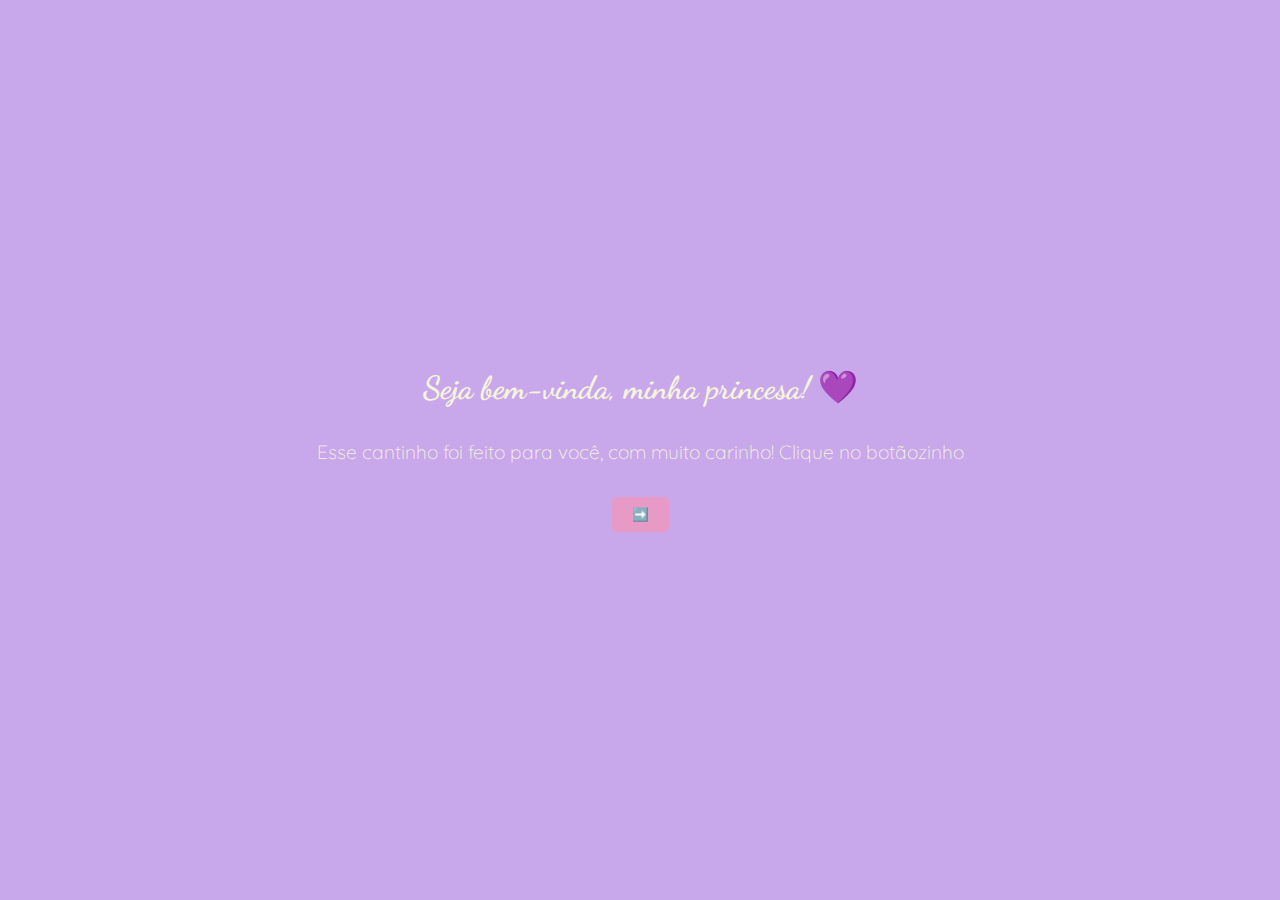
<file: Catinha/index.html>
<!DOCTYPE html>
<html lang="pt-br">
<head>
    <meta charset="UTF-8">
    <meta name="viewport" content="width=device-width, initial-scale=1.0">
    <title>Catinha</title>
    <link rel="stylesheet" href="style.css">
    <link href="https://fonts.googleapis.com/css2?family=Dancing+Script&family=Open+Sans&display=swap" rel="stylesheet">
    <link href="https://fonts.googleapis.com/css2?family=Pacifico&display=swap" rel="stylesheet">
    <link href="https://fonts.googleapis.com/css2?family=Quicksand&display=swap" rel="stylesheet">
</head>
<body>

    <div  class="container">

        <div class="boas-vindas">

            <h1>Seja bem-vinda, minha princesa! 💜</h1>
            <p class="texto-explicativo">Esse cantinho foi feito para você, com muito carinho! Clique no botãozinho</p>
            <button class="botao-prox">➡️</button>

        </div>

        <div class="section-opcoes">

            <p class="texto-explicativo">Esse cantinho foi feito para você, com muito carinho! Escolha uma das opções que te chamar atenção e divirta-seeee</p>
    
                <div class="opcoes">
                    <button class="opcao-btn" >📖 Nossa linha do tempo</button>
                    <button class="opcao-btn">💌 Cartinhas(hehehe)</button>
                    <button class="opcao-btn">🎶 Playlist Catandro</button>
                    <button class="opcao-btn">🎮 Joguinhooos</button>



            </div>

        </div>

        


    </div>


    <script src="script.js"></script>
</body>
</html>
</file>
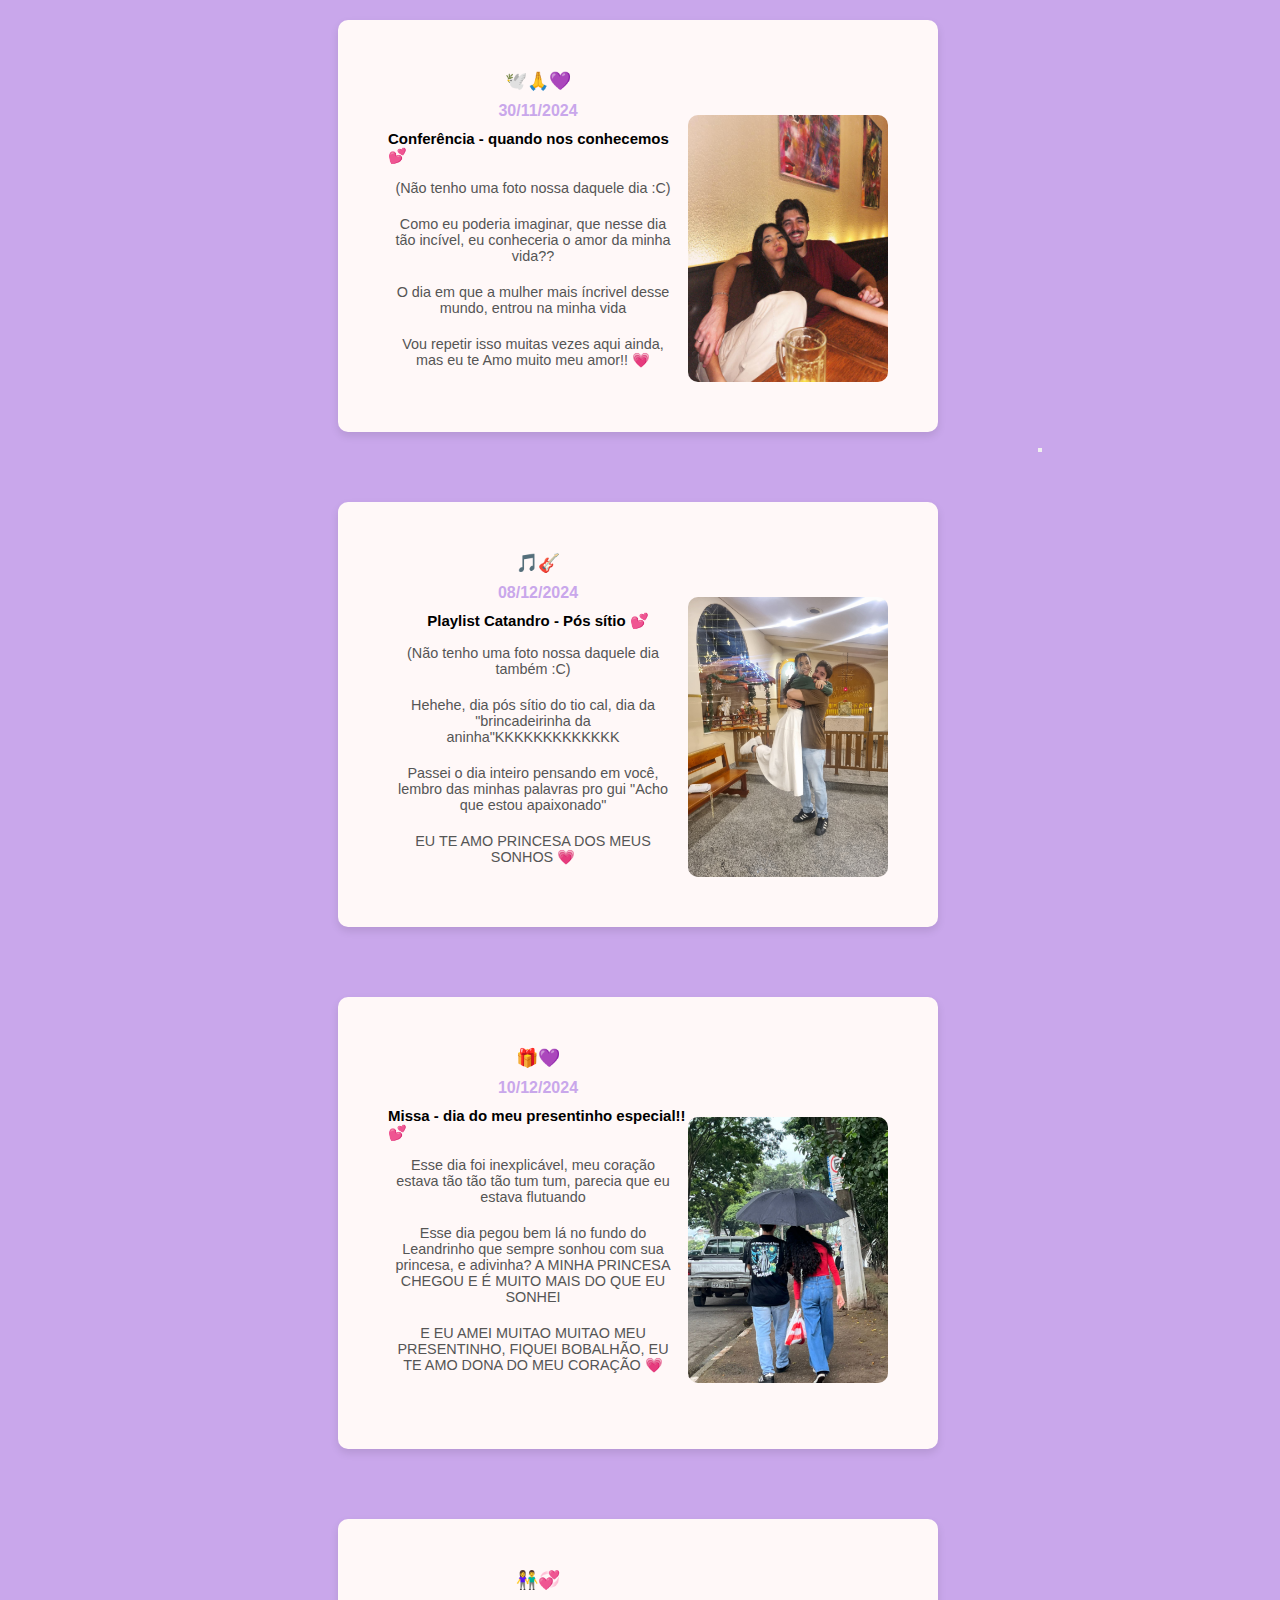
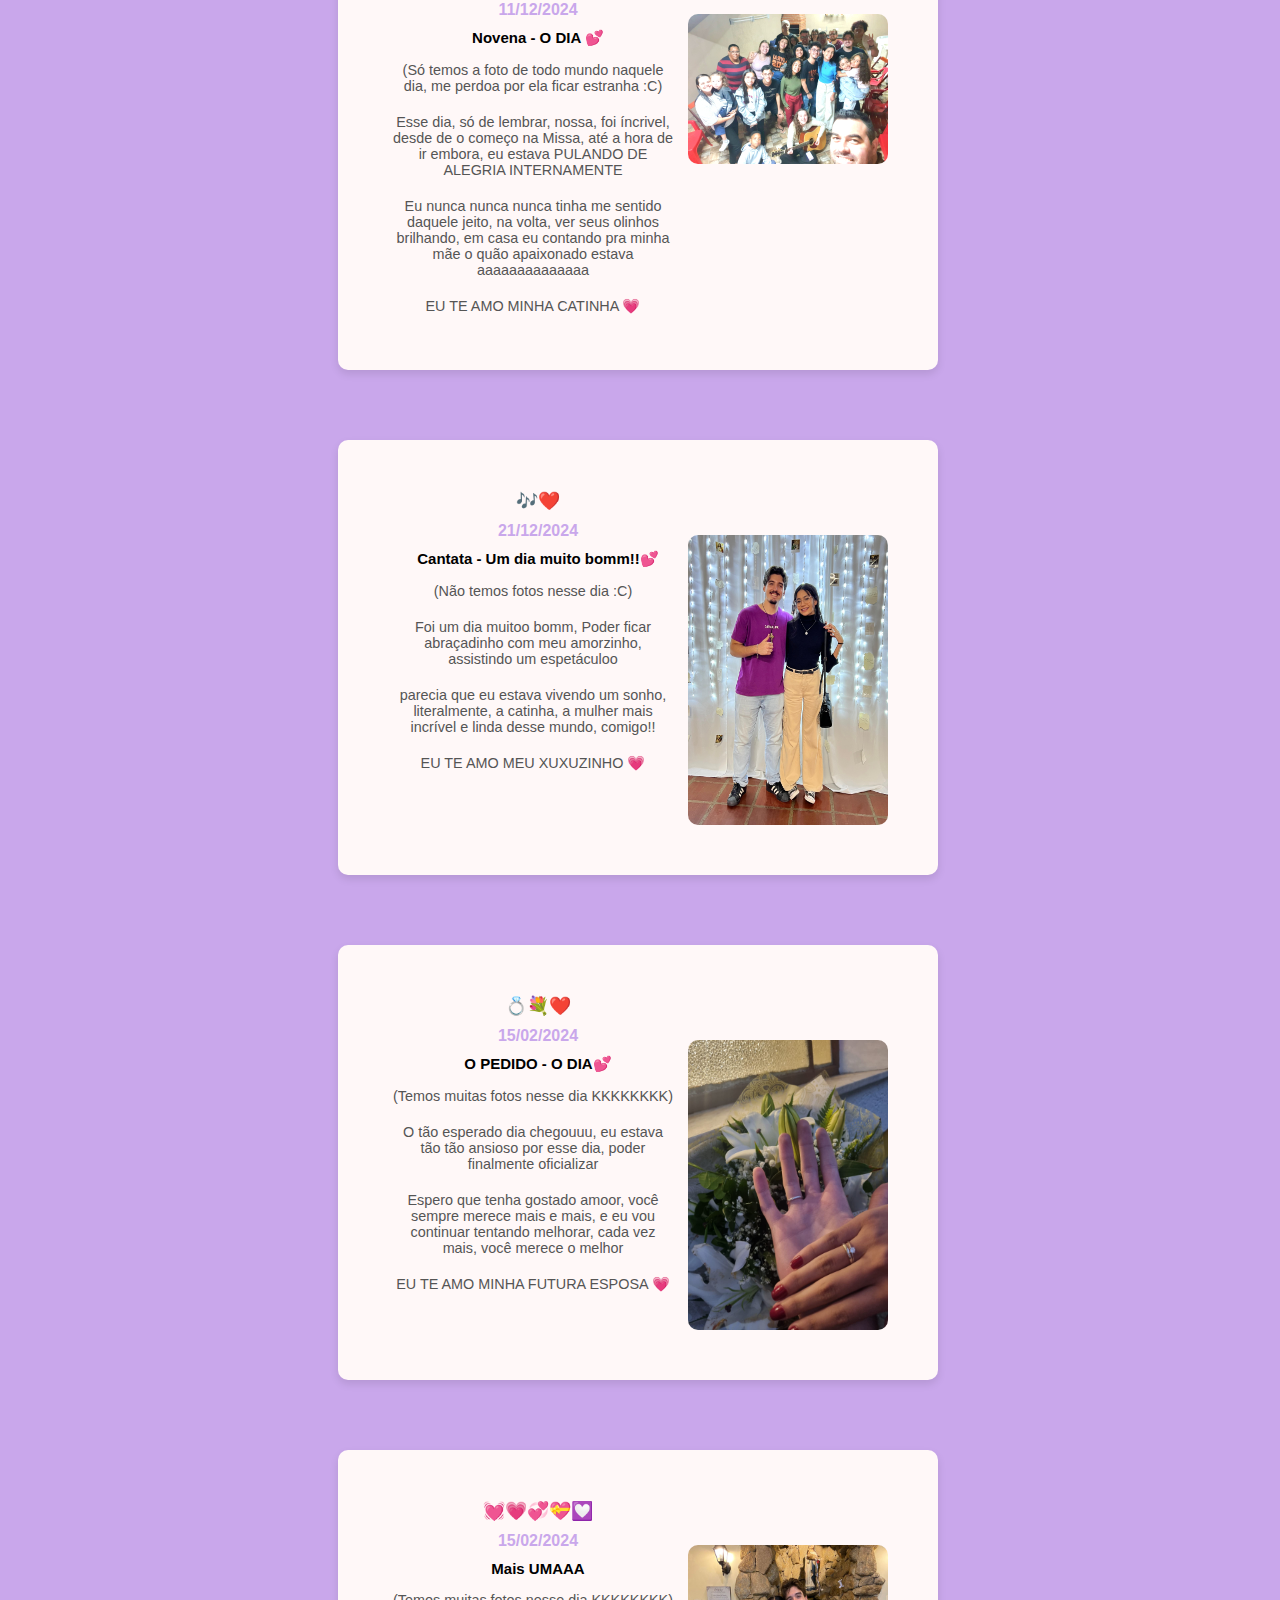
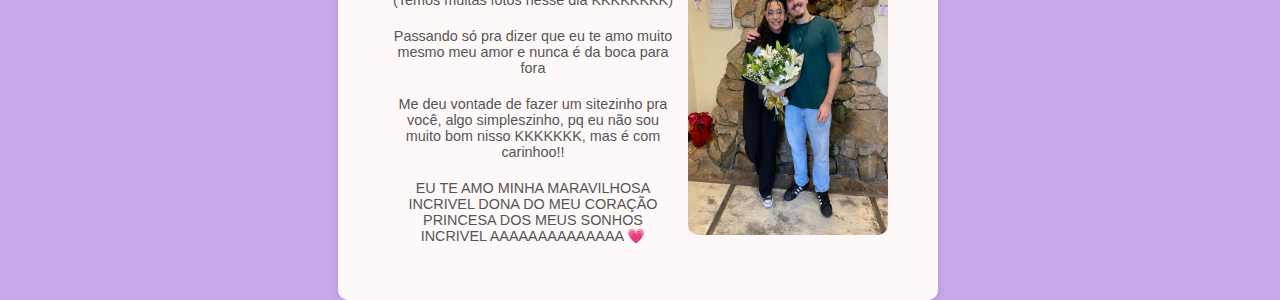
<file: Catinha/linha-do-tempo.html>
<!DOCTYPE html>
<html lang="pt-br">
<head>
    <meta charset="UTF-8">
    <meta name="viewport" content="width=device-width, initial-scale=1.0">
    <title>Linha do tempooo</title>
    <link rel="stylesheet" href="style.css">
</head>
<body>
    <div  class="linha-do-tempo">

        <div class="evento">
            
            <div class="evento-info">
                <div class="evento-topo">
                    <span class="icone">🕊️🙏💜</span>
                    <p class="data">30/11/2024</p>
                </div>
                <p class="descricao">Conferência - quando nos conhecemos 💕</p>
                <p class="evento-texto">(Não tenho uma foto nossa daquele dia :C)</p>
                <p class="evento-texto">Como eu poderia imaginar, que nesse dia tão incível, eu conheceria o amor da minha vida??</p>
                <p class="evento-texto">O dia em que a mulher mais íncrivel desse mundo, entrou na minha vida</p>
                <p class="evento-texto">Vou repetir isso muitas vezes aqui ainda, mas eu te Amo muito meu amor!! 💗 </p>
                
            </div>
                <img class="imagem" src="imagens/h.jpg" alt="diaa" width="200px">
            
                

        </div>

        <div class="evento">
            
            <div class="evento-info">
                <div class="evento-topo">
                    <span class="icone">🎵🎸</span>
                    <p class="data">08/12/2024</p>
                </div>
                <p class="descricao">Playlist Catandro - Pós sítio 💕</p>
                <p class="evento-texto">(Não tenho uma foto nossa daquele dia também :C)</p>
                <p class="evento-texto">Hehehe, dia pós sítio do tio cal, dia da "brincadeirinha da aninha"KKKKKKKKKKKKK</p>
                <p class="evento-texto">Passei o dia inteiro pensando em você, lembro das minhas palavras pro gui "Acho que estou apaixonado"</p>
                <p class="evento-texto">EU TE AMO PRINCESA DOS MEUS SONHOS 💗 </p>
                
            </div>
                <img class="imagem" src="imagens/t.jpg" alt="diaa" width="200px" height="280px"> </div>

                <div class="evento">
            
                    <div class="evento-info">
                        <div class="evento-topo">
                            <span class="icone">🎁💜</span>
                            <p class="data">10/12/2024</p>
                        </div>
                        <p class="descricao">Missa - dia do meu presentinho especial!! 💕</p>
                        <p class="evento-texto">Esse dia foi inexplicável, meu coração estava tão tão tão tum tum, parecia que eu estava flutuando</p>
                        <p class="evento-texto">Esse dia pegou bem lá no fundo do Leandrinho que sempre sonhou com sua princesa, e adivinha? A MINHA PRINCESA CHEGOU E É MUITO MAIS DO QUE EU SONHEI</p>
                        <p class="evento-texto">E EU AMEI MUITAO MUITAO MEU PRESENTINHO, FIQUEI BOBALHÃO,
                            EU TE AMO DONA DO MEU CORAÇÃO 💗 
                        </p>
                        <p class="evento-texto"></p>
                        
                    </div>
                        <img id="imagem" class="imagem" src="imagens/c.jpg" alt="diaa" width="200px"> </div>

                        <div class="evento">
            
                            <div class="evento-info">
                                <div class="evento-topo">
                                    <span class="icone">👫💞</span>
                                    <p class="data">11/12/2024</p>
                                </div>
                                <p class="descricao">Novena - O DIA 💕</p>
                                <p class="evento-texto">(Só temos a foto de todo mundo naquele dia, me perdoa por ela ficar estranha :C)</p>
                                <p class="evento-texto">Esse dia, só de lembrar, nossa, foi íncrivel, desde de o começo na Missa, até a hora de ir embora, eu estava PULANDO DE ALEGRIA INTERNAMENTE</p>
                                <p class="evento-texto">Eu nunca nunca nunca tinha me sentido daquele jeito, na volta, ver seus olinhos brilhando, em casa eu contando pra minha mãe o quão apaixonado estava aaaaaaaaaaaaaa</p>
                                <p class="evento-texto"> EU TE AMO MINHA CATINHA 💗 </p>
                                
                            </div>
                                <img class="imagem" src="imagens/2.jpg" alt="diaa" width="200px"> </div>


                                <div class="evento">
            
                                    <div class="evento-info">
                                        <div class="evento-topo">
                                            <span class="icone">🎶❤️</span>
                                            <p class="data">21/12/2024</p>
                                        </div>
                                        <p class="descricao">Cantata - Um dia muito bomm!!💕</p>
                                        <p class="evento-texto">(Não temos fotos nesse dia :C)</p>
                                        <p class="evento-texto">Foi um dia muitoo bomm, Poder ficar abraçadinho com meu amorzinho, assistindo um espetáculoo </p>
                                        <p class="evento-texto">parecia que eu estava vivendo um sonho, literalmente, a catinha, a mulher mais incrível e linda desse mundo, comigo!!</p>
                                        <p class="evento-texto"> EU TE AMO MEU XUXUZINHO 💗 </p>
                                        
                                    </div>
                                        <img class="imagem" src="imagens/WE.jpg" alt="diaa" width="200px" height="290px"> </div>

                                        <div class="evento">
            
                                            <div class="evento-info">
                                                <div class="evento-topo">
                                                    <span class="icone">💍💐❤️</span>
                                                    <p class="data">15/02/2024</p>
                                                </div>
                                                <p class="descricao">O PEDIDO - O DIA💕</p>
                                                <p class="evento-texto">(Temos muitas fotos nesse dia KKKKKKKK)</p>
                                                <p class="evento-texto">O tão esperado dia chegouuu, eu estava tão tão ansioso por esse dia, poder finalmente oficializar</p>
                                                <p class="evento-texto">Espero que tenha gostado amoor, você sempre merece mais e mais, e eu vou continuar tentando melhorar, cada vez mais, você merece o melhor</p>
                                                <p class="evento-texto"> EU TE AMO MINHA FUTURA ESPOSA 💗 </p>
                                                
                                            </div>
                                                <img class="imagem" src="imagens/n.jpg" alt="diaa" width="200px" height="290px"> </div>

                                                <div class="evento">
            
                                                    <div class="evento-info">
                                                        <div class="evento-topo">
                                                            <span class="icone">💓💗💞💝💟</span>
                                                            <p class="data">15/02/2024</p>
                                                        </div>
                                                        <p class="descricao">Mais UMAAA</p>
                                                        <p class="evento-texto">(Temos muitas fotos nesse dia KKKKKKKK)</p>
                                                        <p class="evento-texto">Passando só pra dizer que eu te amo muito mesmo meu amor e nunca é da boca para fora</p>
                                                        <p class="evento-texto">Me deu vontade de fazer um sitezinho pra você, algo simpleszinho, pq eu não sou muito bom nisso KKKKKKK, mas é com carinhoo!!</p>
                                                        <p class="evento-texto"> EU TE AMO MINHA MARAVILHOSA INCRIVEL DONA DO MEU CORAÇÃO PRINCESA DOS MEUS SONHOS INCRIVEL AAAAAAAAAAAAAA 💗 </p>
                                                        
                                                    </div>
                                                        <img class="imagem" src="imagens/MY.jpg" alt="diaa" width="200px" height="290px"> </div>
        
                                                       

                
    </div>
    <button></button>



</body>
</html>
</file>
<file: Catinha/style.css>
*{

    box-sizing: border-box;
    margin: 0;
    padding: 0;


}

body{

    font-family: 'Open Sans', sans-serif ;
    background-color: #C9A7EB;
    display: flex;
    justify-content: center;
    align-items: center;
    height: 100vh;
}


.container{

    text-align: center;
    padding: 10px;
   

}

.boas-vindas{

    display: flex ;
    flex-direction: column;
    align-items: center;
    justify-content: center;
    transition: opacity 1s ease-in-out;
    
}

h1{

    font-family: 'Dancing Script', cursive;
    color: beige;
    margin-bottom: 30px;

}

.texto-explicativo{

    color: beige;
    margin-bottom: 30px;
    font-size: 1.2em;
    line-height: 1.6;
    font-weight: 300;
    opacity: 1;
    font-family: 'Quicksand';

}

.botao-prox{

    padding: 10px 20px;
    background-color: #E89AC7;
    border: none;
    color: #fff;
    border-radius: 5px;
    cursor: pointer;
    

}

.botao-prox:hover{

    background-color: #D88B9B;


}

.section-opcoes{

    display: none;
    opacity: 0;
    transition: opacity 5s ease-in-out;
    border: 3px solid beige;
    padding: 15px;
    border-radius: 20px;
}


.opcoes{

    display: grid;
    grid-template-columns: 2fr 2fr ;
    gap: 20px;
   


}

.opcao-btn{

    padding: 15px;
    background-color: #FFF5F5;
    border: 2px solid;
    color: #C9A7EB;
    font-size: 18px;
    cursor: pointer;
    transition: transform 0.3s ease;
    border-radius: 7px;
}

.opcao-btn:hover{

    transform: scale(1.1);


}


.linha-do-tempo{

    display: flex;
    flex-direction: column;
    gap: 30px;
    align-items: center;
    gap: 20px;
    padding: 20px;
   position: relative;
   width: 100%;
   max-width: 800px;
   height: 100vh;
}

.evento{

    background-color: #fff8f8;
    padding: 50px;
    margin-bottom: 50px;
    border-radius: 10px;
    box-shadow: 0px 4px 8px rgba(0, 0, 0, 0.1);
    display: flex;
    flex-direction: row;
    align-items: flex-start;
    max-width: 600px;
    text-align: left;
}

.evento-info{

    display: flex;
    flex-direction: column;
    justify-content: space-between;
    align-items: center;
    gap: 10px;
    flex: 1;

}

.evento-topo{

    display: flex;
    flex-direction: column;
    align-items: center;
    gap: 10px;

}

.evento-texto{

    text-align: center;
    font-size: 0.9em;
    padding: 5px;
}

.evento + .evento::before{

    content: '';
    position: absolute;
    top: -30px;
    left: 50%;
    width: 2px;
    height: 30px;
    background-color: #C9A7EB;
    transform: translateX(-50%);

}

.evento.oculto{


    display: none;

}

.icone {
    font-size: 18px;
}

.data {
    font-weight: bold;
    color: #C9A7EB;
}

.descricao {
    font-size: 15px;
    font-weight: bold;
   
}

.evento-texto {
    font-size: 0.9em;
    color: #555;
    margin-right: 10px;
}

.imagem{

    border-radius: 10px;
    margin-top: 45px;
   
    
}

#imagem{

    margin-top: 70px;

}

/* Responsivo */
@media (max-width: 768px) {
    .opcoes {
        grid-template-columns: 1fr;
    }

    .evento {
        flex-direction: column;
        align-items: center;
        text-align: center;
        max-width: 90%;
    }

    .imagem {
        width: 100%;
        height: auto;
    }

    h1 {
        font-size: 1.5em;
    }

    .texto-explicativo {
        font-size: 1em;
    }

    .botao-prox {
        padding: 8px 16px;
    }

    .section-opcoes {
        padding: 10px;
    }
}

@media (max-width: 480px) {
    h1 {
        font-size: 1.2em;
    }

    .texto-explicativo {
        font-size: 0.9em;
    }

    .botao-prox {
        padding: 8px 14px;
    }

    .evento-info {
        gap: 5px;
    }

    .evento-texto {
        font-size: 0.8em;
    }

    .imagem {
        width: 90%;
        margin-top: 10px;
    }
}
</file>
